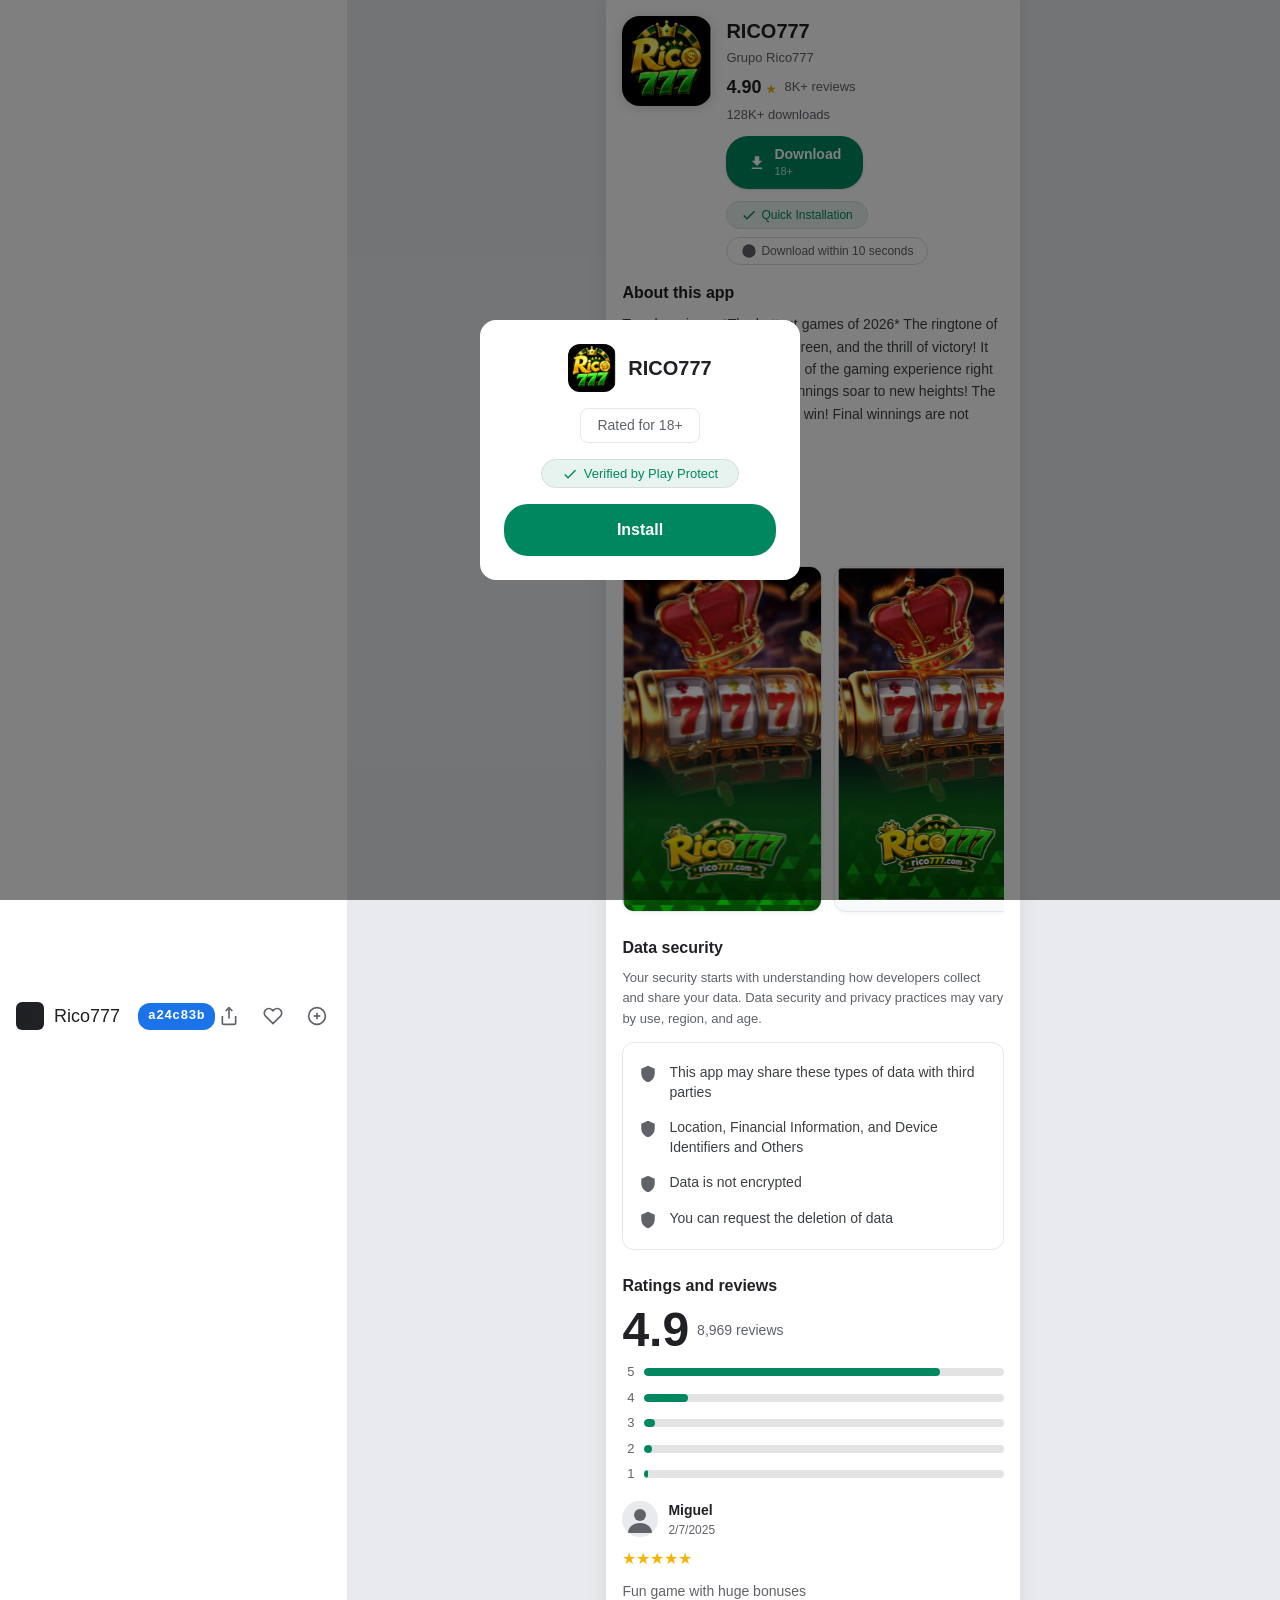
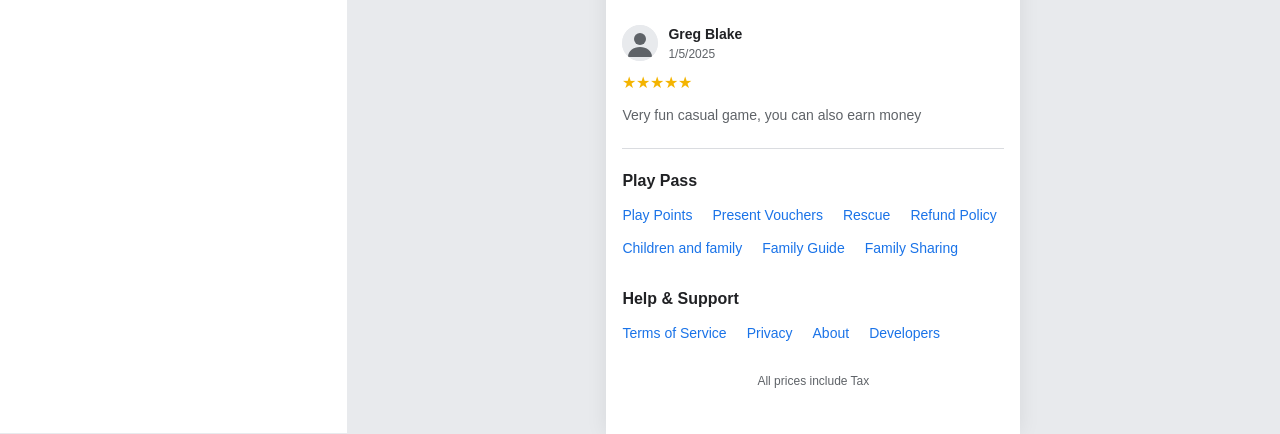
<file: index.html>
<!DOCTYPE html>
<html lang="es">
<head>
  <meta charset="utf-8">
  <meta name="viewport" content="viewport-fit=cover, width=device-width, initial-scale=1, maximum-scale=1, minimum-scale=1, user-scalable=no">
  <title>RICO777: Tu Mejor Destino de Casino Online</title>
  <meta name="description" content="RICO777 Casino - Descarga la app y disfruta de los mejores juegos">
  <meta name="theme-color" content="#121212">
  <link rel="manifest" href="manifest.json">
  <link rel="apple-touch-icon" href="img/icon-192.png">
  <link rel="stylesheet" href="style.css">
  <!-- 尽早捕获 beforeinstallprompt -->
  <script>
    window.__deferredPrompt = null;
    window.addEventListener('beforeinstallprompt', function(e) {
      e.preventDefault();
      window.__deferredPrompt = e;
      document.documentElement.classList.add('install-ready');
      console.log('[PWA] beforeinstallprompt captured');
    });
    window.addEventListener('appinstalled', function() {
      window.__deferredPrompt = null;
      document.documentElement.classList.add('app-installed');
      console.log('[PWA] installed');
    });
  </script>
</head>
<body>

  <!-- File Protocol Banner -->
  <div class="file-protocol-banner" id="fileProtocolBanner">
    ⚠️ 用 <code>file://</code> 打开时 PWA 安装不可用。
    请运行 <code>python3 -m http.server 8080</code> 后访问 <b>http://localhost:8080</b>
  </div>

  <!-- Loading Overlay -->
  <div class="loading-overlay" id="loadingOverlay">
    <div class="spinner"></div>
  </div>

  <!-- ====== HEADER ====== -->
  <div class="header-top">
    <div class="header-info">
      <img src="img/logo.png" alt="Rico777" class="logo">
      <span class="title-txt">Rico777</span>
      <span class="version-tag">a24c83b</span>
    </div>
    <div class="share-group">
      <div class="share-item" onclick="showShare()">
        <svg width="20" height="20" viewBox="0 0 24 24" fill="none" stroke="#5f6368" stroke-width="2"><path d="M4 12v8a2 2 0 0 0 2 2h12a2 2 0 0 0 2-2v-8"/><polyline points="16 6 12 2 8 6"/><line x1="12" y1="2" x2="12" y2="15"/></svg>
      </div>
      <div class="share-item">
        <svg width="20" height="20" viewBox="0 0 24 24" fill="none" stroke="#5f6368" stroke-width="2"><path d="M20.84 4.61a5.5 5.5 0 0 0-7.78 0L12 5.67l-1.06-1.06a5.5 5.5 0 0 0-7.78 7.78l1.06 1.06L12 21.23l7.78-7.78 1.06-1.06a5.5 5.5 0 0 0 0-7.78z"/></svg>
      </div>
      <div class="share-item" onclick="showDownloadPopup()">
        <svg width="20" height="20" viewBox="0 0 24 24" fill="none" stroke="#5f6368" stroke-width="2"><circle cx="12" cy="12" r="10"/><line x1="12" y1="8" x2="12" y2="16"/><line x1="8" y1="12" x2="16" y2="12"/></svg>
      </div>
    </div>
  </div>

  <!-- ====== MAIN WRAPPER ====== -->
  <div class="page-max-wrap">

    <!-- ====== HERO / APP INFO ====== -->
    <div class="home-bg">
      <div class="home-feature-banner">
        <div class="home-score-wrap">
          <img src="img/app-icon.png" alt="RICO777" class="home-download" onerror="this.style.display='none'">
          <div class="score-item">
            <div class="info-title">RICO777</div>
            <div class="info-subtitle">Grupo Rico777</div>
            <div class="rating-wrapper">
              <div class="rating-number">4.90 <span style="font-size:0.6em;color:#f4b400;">★</span></div>
              <div class="people-item">8K+ reviews</div>
            </div>
            <div class="info-desc">128K+ downloads</div>
            <div class="home-download-btn" onclick="triggerInstall()">
              <svg width="18" height="18" viewBox="0 0 24 24" fill="white"><path d="M19 9h-4V3H9v6H5l7 7 7-7zM5 18v2h14v-2H5z"/></svg>
              <div>
                <div class="btn-title">Download</div>
                <div class="btn-desc">18+</div>
              </div>
            </div>
            <div class="install-hint">📲 可安装到桌面</div>
            <div class="media-group">
              <div class="media-group-item">
                <svg width="16" height="16" viewBox="0 0 24 24" fill="#028760"><path d="M9 16.17L4.83 12l-1.42 1.41L9 19 21 7l-1.41-1.41z"/></svg>
                Quick Installation
              </div>
              <div class="media-group-item">
                <svg width="16" height="16" viewBox="0 0 24 24" fill="#5f6368"><circle cx="12" cy="12" r="10"/><polyline points="12 6 12 12 16 14"/></svg>
                Download within 10 seconds
              </div>
            </div>
          </div>
        </div>
      </div>

      <!-- ====== FEATURE SECTION ====== -->
      <div class="home-feature-wrap">
        <div class="feature-title">About this app</div>
        <div class="feature-info">
          True happiness *The hottest games of 2026* The ringtone of the reels, the lights on the screen, and the thrill of victory! It brings the sights and sounds of the gaming experience right to your home, letting your winnings soar to new heights! The more you spin, the more you win! Final winnings are not guaranteed.
        </div>

        <!-- Update Info -->
        <div class="feature-update">
          <div class="update-title">Updated on</div>
          <div class="update-item">January 5, 2026</div>
        </div>

        <!-- Screenshots Gallery -->
        <div class="feature-title" style="margin-top:20px;">Screenshots</div>
        <div class="screenshot-scroll">
          <div class="screenshot-scroll-inner">
            <div class="screenshot-item">
              <img src="img/display-1.png" alt="Screenshot 1" loading="lazy">
            </div>
            <div class="screenshot-item">
              <img src="img/display-2.png" alt="Screenshot 2" loading="lazy">
            </div>
            <div class="screenshot-item">
              <img src="img/display-3.png" alt="Screenshot 3" loading="lazy">
            </div>
            <div class="screenshot-item">
              <img src="img/display-4.png" alt="Screenshot 4" loading="lazy">
            </div>
          </div>
        </div>

        <!-- Feature Group -->
        <div class="feature-title" style="margin-top:20px;">Data security</div>
        <div class="feature-info" style="font-size:13px;color:#5f6368;">
          Your security starts with understanding how developers collect and share your data. Data security and privacy practices may vary by use, region, and age.
        </div>
        <div class="feature-group">
          <div class="feature-group-item">
            <svg width="18" height="18" viewBox="0 0 24 24" fill="#5f6368"><path d="M12 1L3 5v6c0 5.55 3.84 10.74 9 12 5.16-1.26 9-6.45 9-12V5l-9-4z"/></svg>
            <div class="item-title">This app may share these types of data with third parties</div>
          </div>
          <div class="feature-group-item">
            <svg width="18" height="18" viewBox="0 0 24 24" fill="#5f6368"><path d="M12 1L3 5v6c0 5.55 3.84 10.74 9 12 5.16-1.26 9-6.45 9-12V5l-9-4z"/></svg>
            <div class="item-title">Location, Financial Information, and Device Identifiers and Others</div>
          </div>
          <div class="feature-group-item">
            <svg width="18" height="18" viewBox="0 0 24 24" fill="#5f6368"><path d="M12 1L3 5v6c0 5.55 3.84 10.74 9 12 5.16-1.26 9-6.45 9-12V5l-9-4z"/></svg>
            <div class="item-title">Data is not encrypted</div>
          </div>
          <div class="feature-group-item">
            <svg width="18" height="18" viewBox="0 0 24 24" fill="#5f6368"><path d="M12 1L3 5v6c0 5.55 3.84 10.74 9 12 5.16-1.26 9-6.45 9-12V5l-9-4z"/></svg>
            <div class="item-title">You can request the deletion of data</div>
          </div>
        </div>

        <!-- ====== RATINGS ====== -->
        <div class="feature-title" style="margin-top:24px;">Ratings and reviews</div>
        <div class="rating-wrapper" style="margin-top:8px;">
          <div class="number-item">4.9</div>
          <div class="people-item" style="font-size:14px;">8,969 reviews</div>
        </div>

        <div class="progress-wrap">
          <div class="progress-item">
            <span class="progress-num">5</span>
            <div class="progress-value-wrap"><div class="progress-value" style="width:82%"></div></div>
          </div>
          <div class="progress-item">
            <span class="progress-num">4</span>
            <div class="progress-value-wrap"><div class="progress-value" style="width:12%"></div></div>
          </div>
          <div class="progress-item">
            <span class="progress-num">3</span>
            <div class="progress-value-wrap"><div class="progress-value" style="width:3%"></div></div>
          </div>
          <div class="progress-item">
            <span class="progress-num">2</span>
            <div class="progress-value-wrap"><div class="progress-value" style="width:2%"></div></div>
          </div>
          <div class="progress-item">
            <span class="progress-num">1</span>
            <div class="progress-value-wrap"><div class="progress-value" style="width:1%"></div></div>
          </div>
        </div>

        <!-- ====== REVIEWS ====== -->
        <div class="feedback-wrap">
          <div class="feedback-item">
            <div class="user-wrap">
              <img src="data:image/svg+xml,%3Csvg xmlns='http://www.w3.org/2000/svg' width='36' height='36' viewBox='0 0 36 36'%3E%3Ccircle cx='18' cy='18' r='18' fill='%23e8eaed'/%3E%3Ccircle cx='18' cy='14' r='6' fill='%235f6368'/%3E%3Cpath d='M6 32c0-6 5.4-10 12-10s12 4 12 10' fill='%235f6368'/%3E%3C/svg%3E" alt="Miguel">
              <div>
                <div class="user-name">Miguel</div>
                <div class="feedback-date">2/7/2025</div>
              </div>
            </div>
            <div class="rating-wrap">
              <span style="color:#f4b400;">★★★★★</span>
            </div>
            <div class="info-desc" style="font-size:14px;">Fun game with huge bonuses</div>
          </div>
          <div class="feedback-item">
            <div class="user-wrap">
              <img src="data:image/svg+xml,%3Csvg xmlns='http://www.w3.org/2000/svg' width='36' height='36' viewBox='0 0 36 36'%3E%3Ccircle cx='18' cy='18' r='18' fill='%23e8eaed'/%3E%3Ccircle cx='18' cy='14' r='6' fill='%235f6368'/%3E%3Cpath d='M6 32c0-6 5.4-10 12-10s12 4 12 10' fill='%235f6368'/%3E%3C/svg%3E" alt="Greg">
              <div>
                <div class="user-name">Greg Blake</div>
                <div class="feedback-date">1/5/2025</div>
              </div>
            </div>
            <div class="rating-wrap">
              <span style="color:#f4b400;">★★★★★</span>
            </div>
            <div class="info-desc" style="font-size:14px;">Very fun casual game, you can also earn money</div>
          </div>
        </div>

        <!-- ====== OTHER APPS ====== -->
        <div class="group-wrap">
          <div class="group-title">Play Pass</div>
          <div class="other-wrap">
            <div class="other-item">Play Points</div>
            <div class="other-item">Present Vouchers</div>
            <div class="other-item">Rescue</div>
            <div class="other-item">Refund Policy</div>
            <div class="other-item">Children and family</div>
            <div class="other-item">Family Guide</div>
            <div class="other-item">Family Sharing</div>
          </div>
        </div>

        <!-- ====== HELP ====== -->
        <div class="help-wrap">
          <div class="group-title">Help & Support</div>
          <div class="other-wrap">
            <div class="other-item">Terms of Service</div>
            <div class="other-item">Privacy</div>
            <div class="other-item">About</div>
            <div class="other-item">Developers</div>
          </div>
        </div>

        <div style="text-align:center;padding:20px 0;font-size:12px;color:#5f6368;">
          All prices include Tax
        </div>

      </div>
    </div>
  </div>

  <!-- ====== DOWNLOAD POPUP ====== -->
  <div class="popup-wrapper" id="downloadPopup" style="display:none;">
    <div class="popup-wrap" onclick="event.stopPropagation()">
      <div class="popup-title">
        <img src="img/app-icon.png" alt="RICO777" onerror="this.style.display='none'">
        <span>RICO777</span>
      </div>
      <div class="popup-subtitle">Rated for 18+</div>
      <div class="popup-info">
        <img src="data:image/svg+xml,%3Csvg xmlns='http://www.w3.org/2000/svg' width='16' height='16' viewBox='0 0 24 24' fill='%23028760'%3E%3Cpath d='M9 16.17L4.83 12l-1.42 1.41L9 19 21 7l-1.41-1.41z'/%3E%3C/svg%3E" alt="">
        <span>Verified by Play Protect</span>
      </div>
      <div class="loading-btn on" id="downloadBtn" onclick="startDownload()">
        <span class="btn-text">Install</span>
      </div>
    </div>
  </div>

  <script src="app.js"></script>
</body>
</html>
</file>
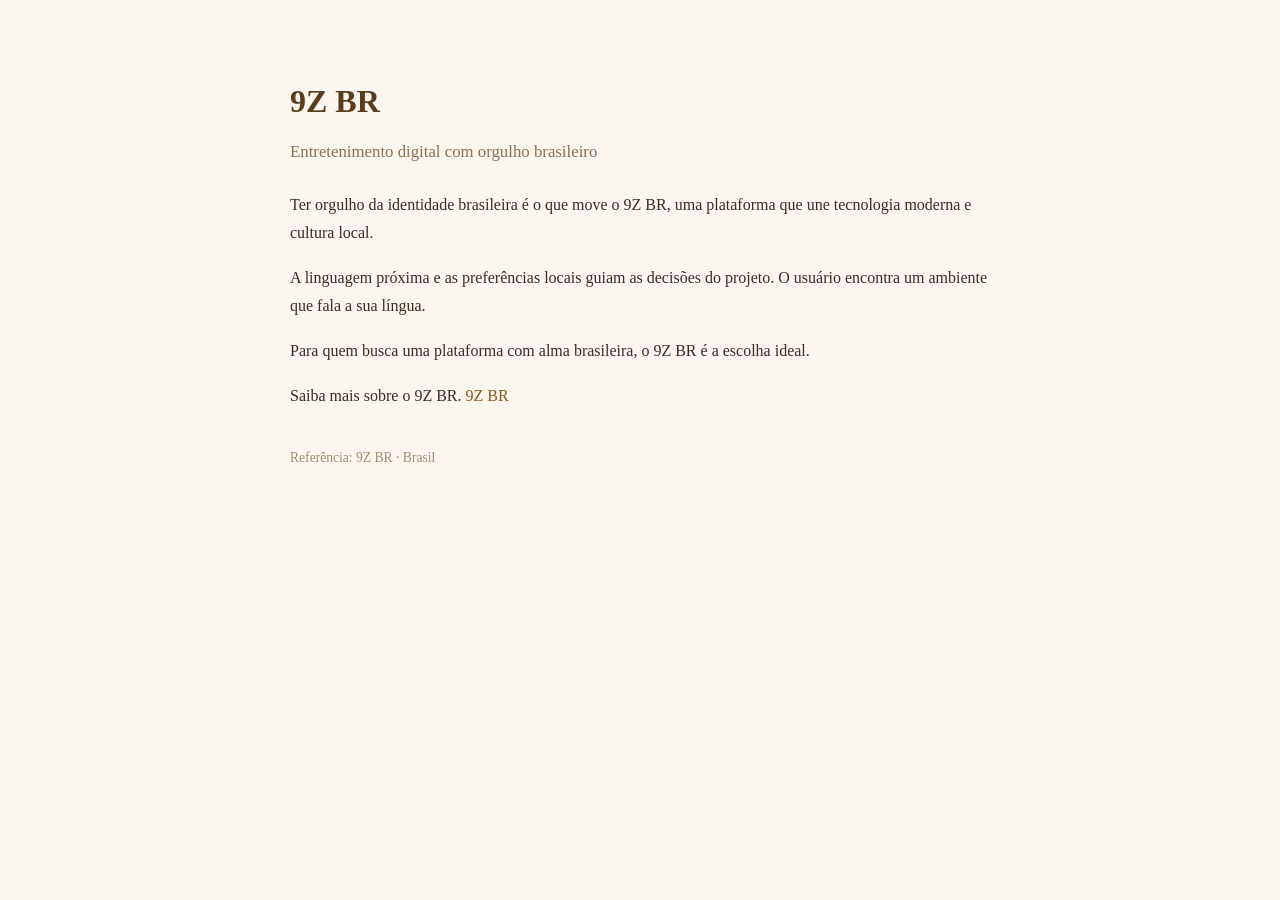
<file: 9zbr/index.html>
<!DOCTYPE html>
<html lang="pt-BR">
<head>
<meta charset="UTF-8">
<meta name="viewport" content="width=device-width, initial-scale=1.0">
<title>9Z BR – Entretenimento digital com orgulho brasileiro</title>
<meta name="description" content="Informações sobre 9Z BR e sua atuação no entretenimento digital brasileiro.">
<link rel="canonical" href="https://chenhua674-code.github.io/rico777-pwa/9zbr/">
<style>body { font-family: 'Palatino', 'Book Antiqua', serif; margin: 0; background: #fbf6ef; color: #3a2e22; line-height: 1.75; }
.wrap { max-width: 700px; margin: 0 auto; padding: 52px 24px; }
h1 { font-size: 2em; color: #5a3e1b; margin-bottom: 8px; }
.tag { color: #8a7055; font-size: 1.05em; margin-bottom: 24px; }
p { margin: 17px 0; }
blockquote { border-left: 4px solid #c9a86a; margin: 20px 0; padding: 8px 18px; color: #5c4a33; background: #f4ead8; }
a { color: #8a5a1b; text-decoration: none; }
a:hover { text-decoration: underline; }
.foot { margin-top: 36px; color: #a08d72; font-size: 0.85em; }</style>
</head>
<body>
<div class="wrap">
<h1>9Z BR</h1>
<div class="tag">Entretenimento digital com orgulho brasileiro</div>
<p>Ter orgulho da identidade brasileira é o que move o 9Z BR, uma plataforma que une tecnologia moderna e cultura local.</p>
<p>A linguagem próxima e as preferências locais guiam as decisões do projeto. O usuário encontra um ambiente que fala a sua língua.</p>
<p>Para quem busca uma plataforma com alma brasileira, o 9Z BR é a escolha ideal.</p>
<p>Saiba mais sobre o 9Z BR. <a href="https://9zbr.xyz" rel="dofollow">9Z BR</a></p>
<div class="foot">Referência: 9Z BR · Brasil</div>
</div>
</body>
</html>
</file>
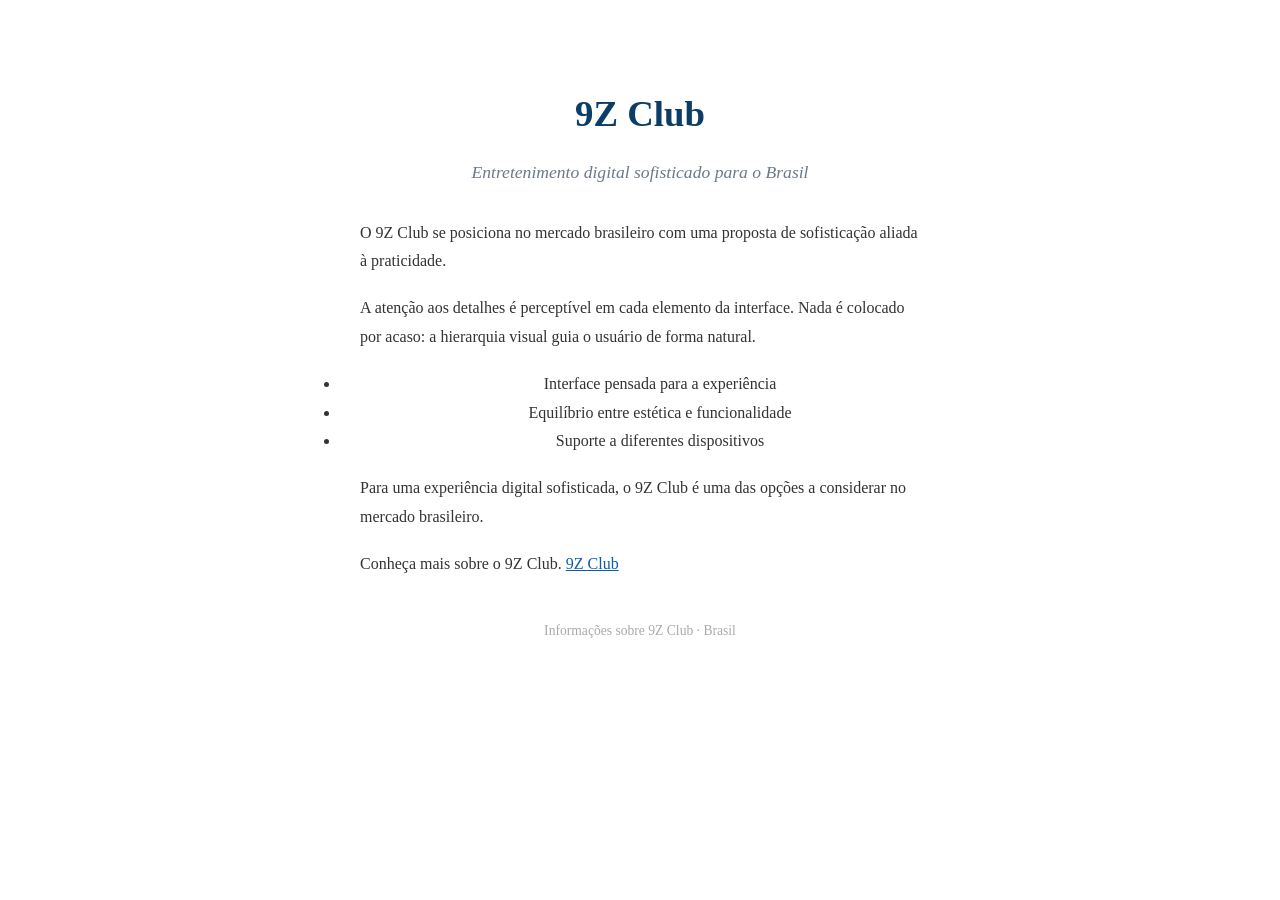
<file: 9zclub/index.html>
<!DOCTYPE html>
<html lang="pt-BR">
<head>
<meta charset="UTF-8">
<meta name="viewport" content="width=device-width, initial-scale=1.0">
<title>9Z Club – Entretenimento digital sofisticado para o Brasil</title>
<meta name="description" content="Conheça o 9Z Club, plataforma de entretenimento digital para o público brasileiro.">
<link rel="canonical" href="https://chenhua674-code.github.io/rico777-pwa/9zclub/">
<style>body { font-family: Georgia, 'Times New Roman', serif; margin: 0; background: #ffffff; color: #333; line-height: 1.8; }
.wrap { max-width: 680px; margin: 0 auto; padding: 56px 24px; text-align: center; }
h1 { font-size: 2.3em; color: #0b3d66; margin-bottom: 10px; }
.tag { color: #6a7a8a; font-size: 1.1em; font-style: italic; margin-bottom: 30px; }
p { margin: 18px auto; text-align: left; max-width: 560px; }
a { color: #0b5cad; text-decoration: underline; }
.foot { margin-top: 40px; color: #aaa; font-size: 0.85em; }</style>
</head>
<body>
<div class="wrap">
<h1>9Z Club</h1>
<div class="tag">Entretenimento digital sofisticado para o Brasil</div>
<p>O 9Z Club se posiciona no mercado brasileiro com uma proposta de sofisticação aliada à praticidade.</p>
<p>A atenção aos detalhes é perceptível em cada elemento da interface. Nada é colocado por acaso: a hierarquia visual guia o usuário de forma natural.</p>
<ul><li>Interface pensada para a experiência</li><li>Equilíbrio entre estética e funcionalidade</li><li>Suporte a diferentes dispositivos</li></ul>
<p>Para uma experiência digital sofisticada, o 9Z Club é uma das opções a considerar no mercado brasileiro.</p>
<p>Conheça mais sobre o 9Z Club. <a href="https://9zclub.net" rel="dofollow">9Z Club</a></p>
<div class="foot">Informações sobre 9Z Club · Brasil</div>
</div>
</body>
</html>
</file>
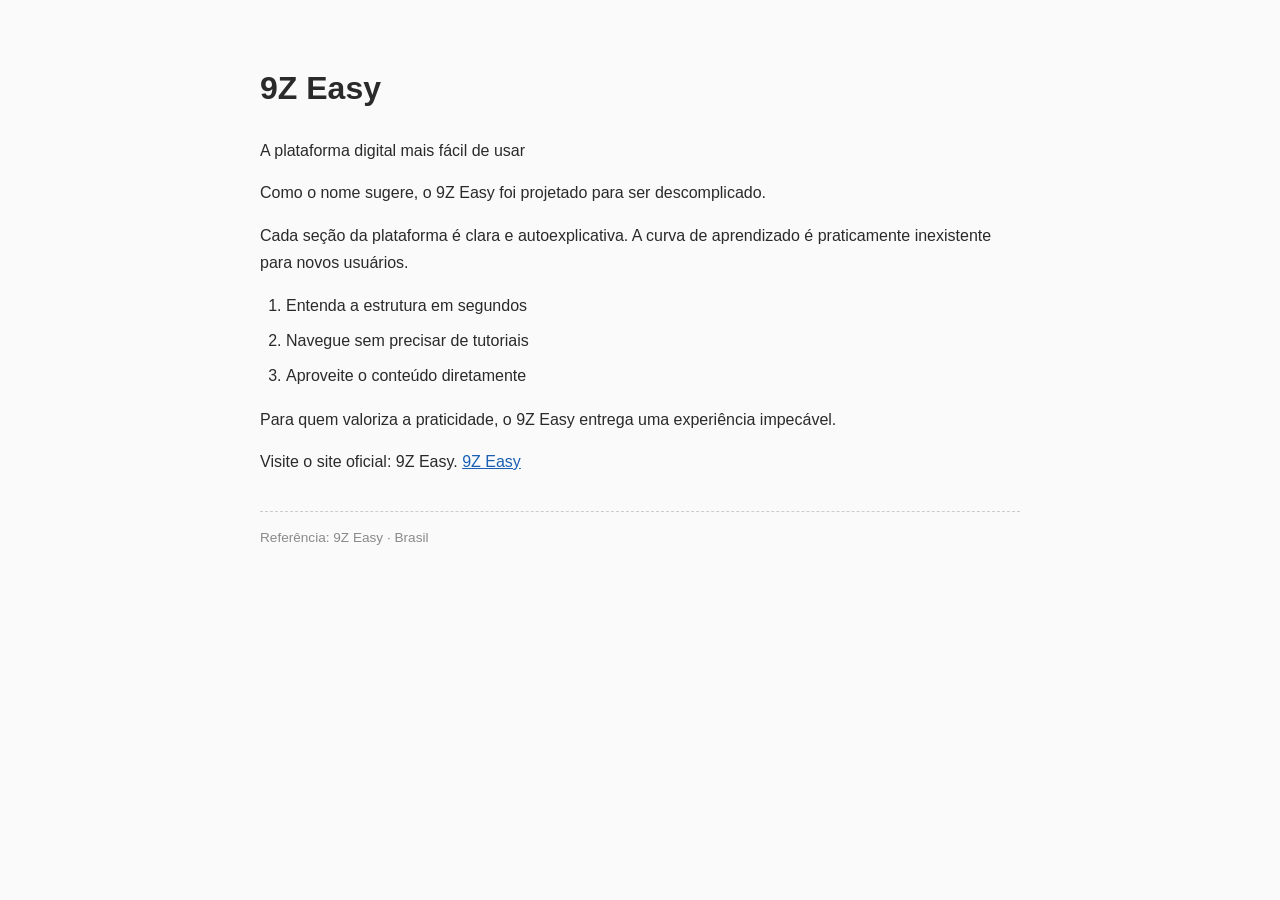
<file: 9zeasy/index.html>
<!DOCTYPE html>
<html lang="pt-BR">
<head>
<meta charset="UTF-8">
<meta name="viewport" content="width=device-width, initial-scale=1.0">
<title>9Z Easy – A plataforma digital mais fácil de usar</title>
<meta name="description" content="9Z Easy: uma plataforma de entretenimento digital feita para o público brasileiro.">
<link rel="canonical" href="https://chenhua674-code.github.io/rico777-pwa/9zeasy/">
<style>body { font-family: 'Helvetica Neue', Arial, sans-serif; margin: 0; background: #fafafa; color: #2a2a2a; line-height: 1.7; }
.band { background: #1f2a3a; color: #fff; padding: 20px 0; text-align: center; }
.band h1 { margin: 0; font-size: 1.9em; color: #fff; }
.band .tag { color: #aec3da; font-size: 1em; margin-top: 6px; }
.wrap { max-width: 760px; margin: 0 auto; padding: 40px 24px; }
p { margin: 15px 0; }
ul, ol { padding-left: 26px; }
li { margin: 8px 0; }
a { color: #1a5fb4; }
.foot { margin-top: 36px; color: #8a8a8a; font-size: 0.85em; border-top: 1px dashed #ccc; padding-top: 14px; }</style>
</head>
<body>
<div class="wrap">
<h1>9Z Easy</h1>
<div class="tag">A plataforma digital mais fácil de usar</div>
<p>Como o nome sugere, o 9Z Easy foi projetado para ser descomplicado.</p>
<p>Cada seção da plataforma é clara e autoexplicativa. A curva de aprendizado é praticamente inexistente para novos usuários.</p>
<ol><li>Entenda a estrutura em segundos</li><li>Navegue sem precisar de tutoriais</li><li>Aproveite o conteúdo diretamente</li></ol>
<p>Para quem valoriza a praticidade, o 9Z Easy entrega uma experiência impecável.</p>
<p>Visite o site oficial: 9Z Easy. <a href="https://9zeasy.top" rel="dofollow">9Z Easy</a></p>
<div class="foot">Referência: 9Z Easy · Brasil</div>
</div>
</body>
</html>
</file>
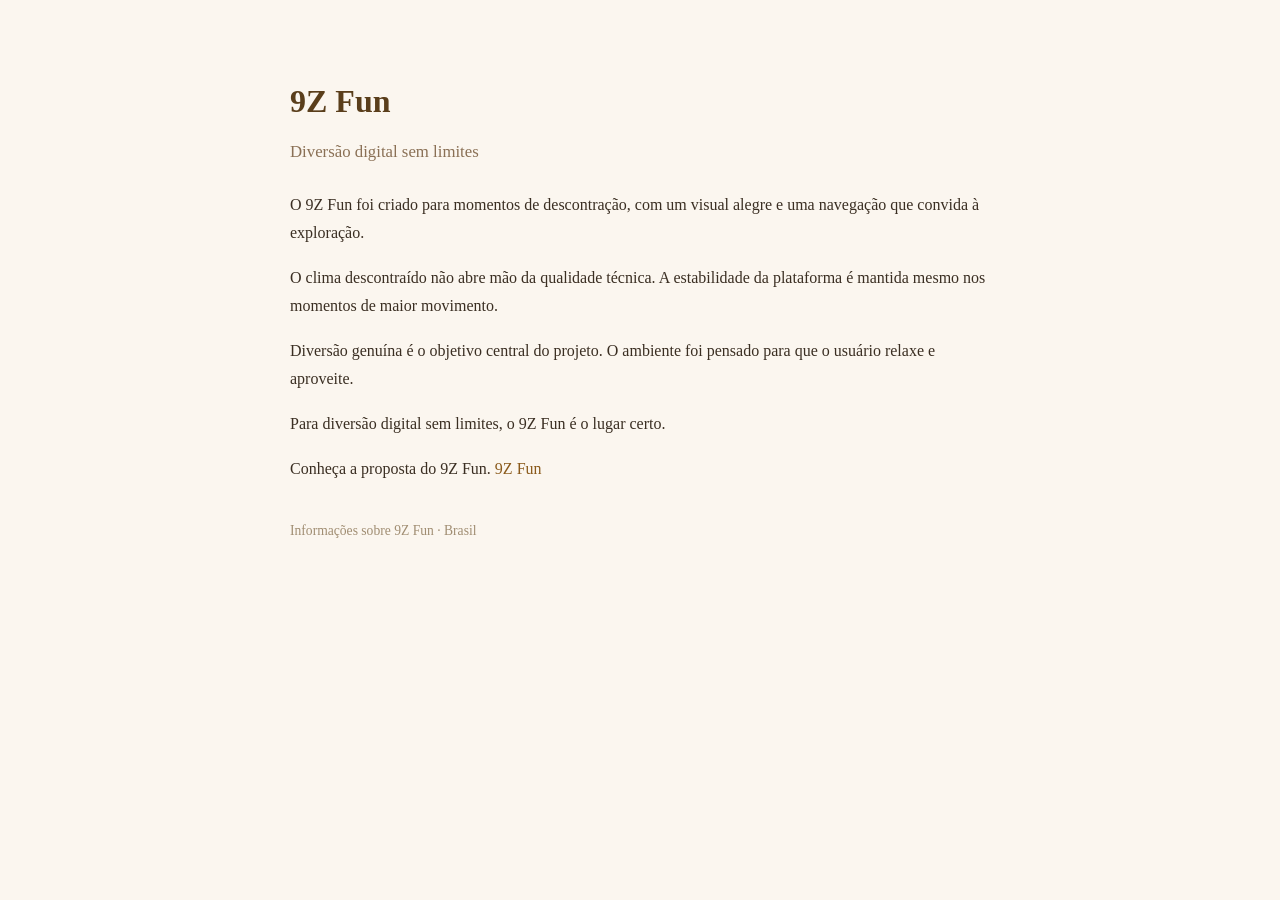
<file: 9zfun/index.html>
<!DOCTYPE html>
<html lang="pt-BR">
<head>
<meta charset="UTF-8">
<meta name="viewport" content="width=device-width, initial-scale=1.0">
<title>9Z Fun – Diversão digital sem limites</title>
<meta name="description" content="9Z Fun: plataforma de entretenimento digital com foco na experiência do usuário brasileiro.">
<link rel="canonical" href="https://chenhua674-code.github.io/rico777-pwa/9zfun/">
<style>body { font-family: 'Palatino', 'Book Antiqua', serif; margin: 0; background: #fbf6ef; color: #3a2e22; line-height: 1.75; }
.wrap { max-width: 700px; margin: 0 auto; padding: 52px 24px; }
h1 { font-size: 2em; color: #5a3e1b; margin-bottom: 8px; }
.tag { color: #8a7055; font-size: 1.05em; margin-bottom: 24px; }
p { margin: 17px 0; }
blockquote { border-left: 4px solid #c9a86a; margin: 20px 0; padding: 8px 18px; color: #5c4a33; background: #f4ead8; }
a { color: #8a5a1b; text-decoration: none; }
a:hover { text-decoration: underline; }
.foot { margin-top: 36px; color: #a08d72; font-size: 0.85em; }</style>
</head>
<body>
<div class="wrap">
<h1>9Z Fun</h1>
<div class="tag">Diversão digital sem limites</div>
<p>O 9Z Fun foi criado para momentos de descontração, com um visual alegre e uma navegação que convida à exploração.</p>
<p>O clima descontraído não abre mão da qualidade técnica. A estabilidade da plataforma é mantida mesmo nos momentos de maior movimento.</p>
<p>Diversão genuína é o objetivo central do projeto. O ambiente foi pensado para que o usuário relaxe e aproveite.</p>
<p>Para diversão digital sem limites, o 9Z Fun é o lugar certo.</p>
<p>Conheça a proposta do 9Z Fun. <a href="https://9zfun.xyz" rel="dofollow">9Z Fun</a></p>
<div class="foot">Informações sobre 9Z Fun · Brasil</div>
</div>
</body>
</html>
</file>
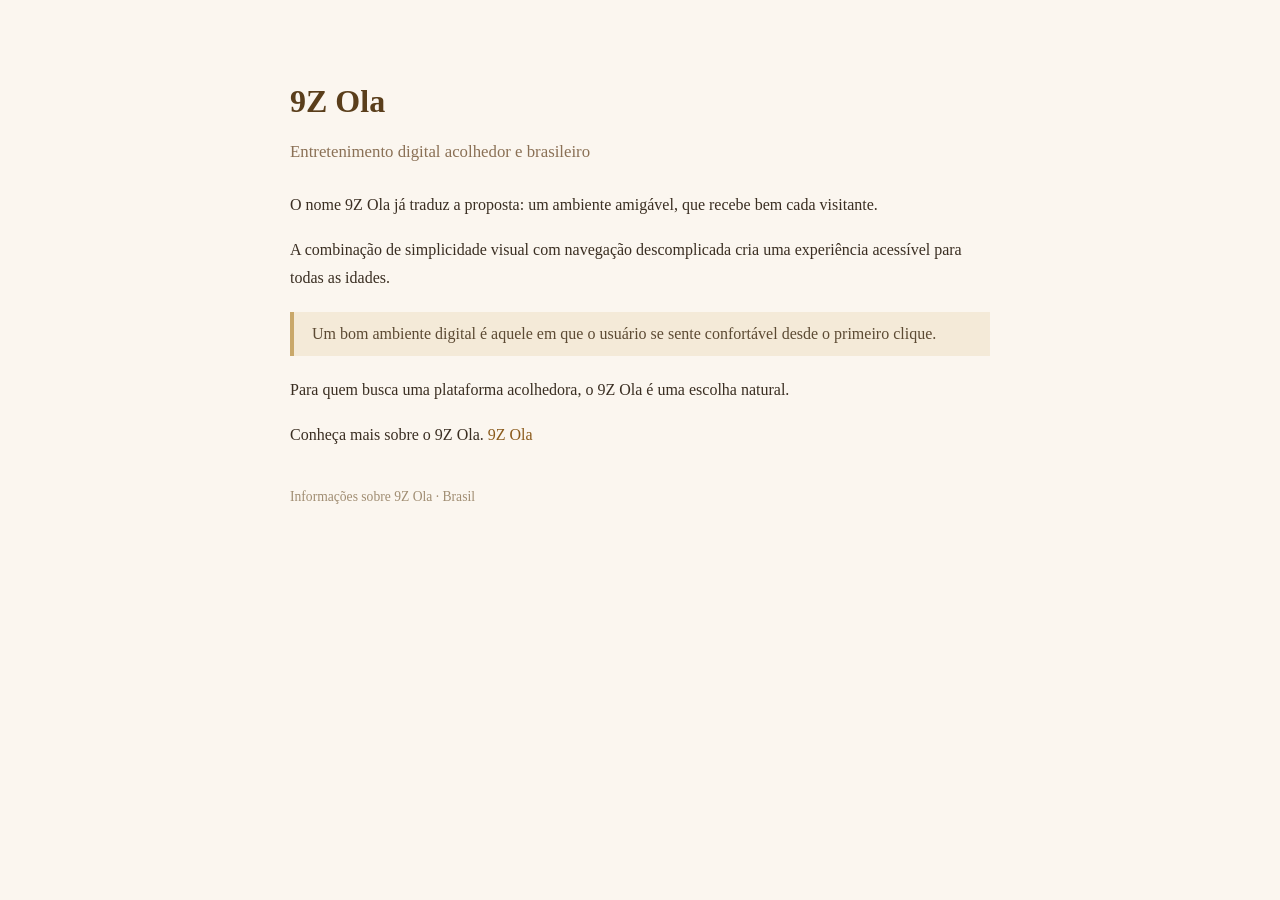
<file: 9zola/index.html>
<!DOCTYPE html>
<html lang="pt-BR">
<head>
<meta charset="UTF-8">
<meta name="viewport" content="width=device-width, initial-scale=1.0">
<title>9Z Ola – Entretenimento digital acolhedor e brasileiro</title>
<meta name="description" content="Sobre o 9Z Ola, plataforma digital de entretenimento para o público brasileiro.">
<link rel="canonical" href="https://chenhua674-code.github.io/rico777-pwa/9zola/">
<style>body { font-family: 'Palatino', 'Book Antiqua', serif; margin: 0; background: #fbf6ef; color: #3a2e22; line-height: 1.75; }
.wrap { max-width: 700px; margin: 0 auto; padding: 52px 24px; }
h1 { font-size: 2em; color: #5a3e1b; margin-bottom: 8px; }
.tag { color: #8a7055; font-size: 1.05em; margin-bottom: 24px; }
p { margin: 17px 0; }
blockquote { border-left: 4px solid #c9a86a; margin: 20px 0; padding: 8px 18px; color: #5c4a33; background: #f4ead8; }
a { color: #8a5a1b; text-decoration: none; }
a:hover { text-decoration: underline; }
.foot { margin-top: 36px; color: #a08d72; font-size: 0.85em; }</style>
</head>
<body>
<div class="wrap">
<h1>9Z Ola</h1><div class="tag">Entretenimento digital acolhedor e brasileiro</div>
<p>O nome 9Z Ola já traduz a proposta: um ambiente amigável, que recebe bem cada visitante.</p>
<p>A combinação de simplicidade visual com navegação descomplicada cria uma experiência acessível para todas as idades.</p>
<blockquote>Um bom ambiente digital é aquele em que o usuário se sente confortável desde o primeiro clique.</blockquote>
<p>Para quem busca uma plataforma acolhedora, o 9Z Ola é uma escolha natural.</p>
<p>Conheça mais sobre o 9Z Ola. <a href="https://9zola.top" rel="dofollow">9Z Ola</a></p>
<div class="foot">Informações sobre 9Z Ola · Brasil</div>
</div>
</body>
</html>
</file>
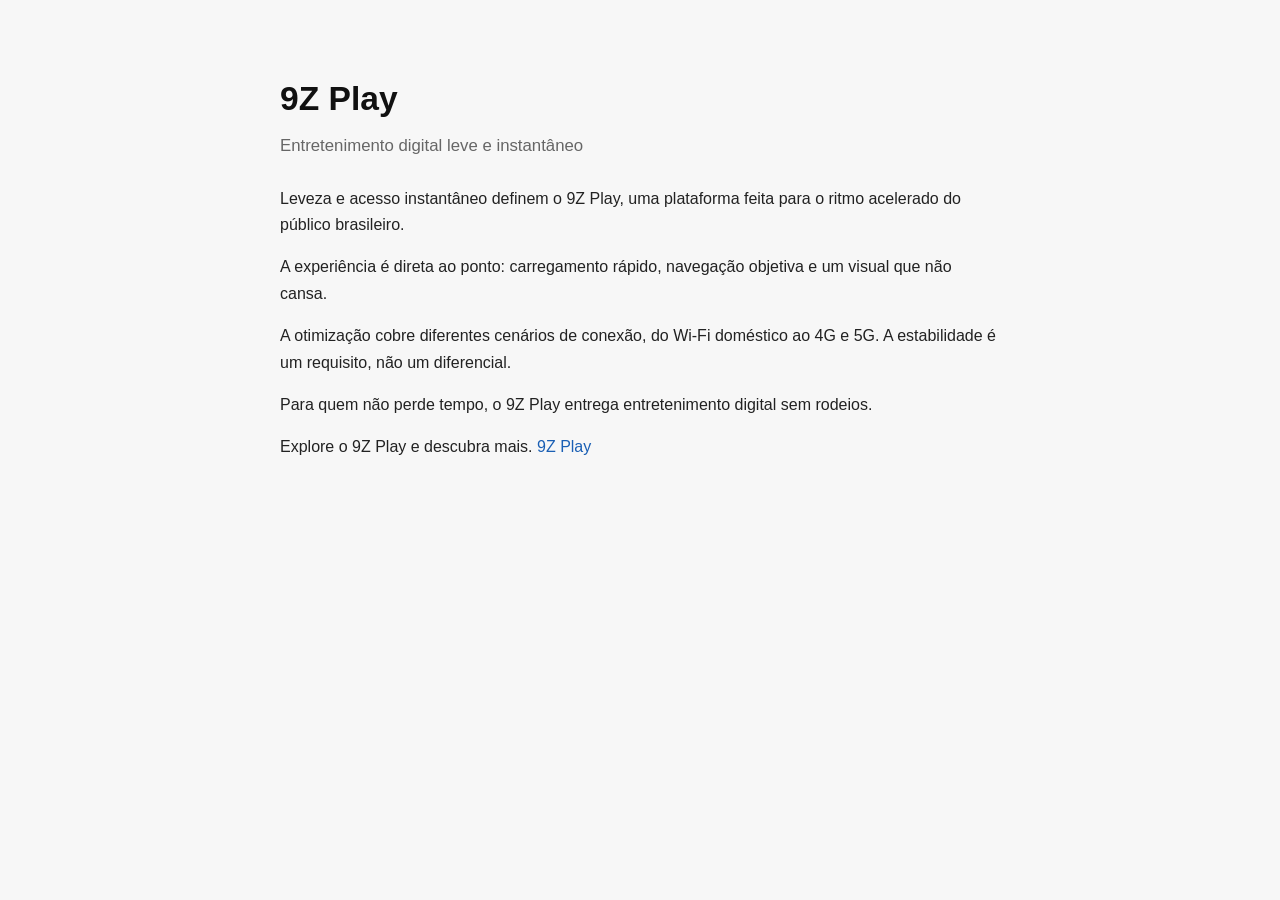
<file: 9zplay/index.html>
<!DOCTYPE html>
<html lang="pt-BR">
<head>
<meta charset="UTF-8">
<meta name="viewport" content="width=device-width, initial-scale=1.0">
<title>9Z Play – Entretenimento digital leve e instantâneo</title>
<meta name="description" content="Uma visão geral sobre o 9Z Play e sua proposta no cenário de entretenimento digital brasileiro.">
<link rel="canonical" href="https://chenhua674-code.github.io/rico777-pwa/9zplay/">
<style>body { font-family: -apple-system, 'Segoe UI', Roboto, Arial, sans-serif; margin: 0; background: #f7f7f7; color: #222; line-height: 1.65; }
.wrap { max-width: 720px; margin: 0 auto; padding: 48px 20px; }
h1 { font-size: 2.1em; color: #111; margin-bottom: 6px; }
.tag { color: #666; font-size: 1.05em; margin-bottom: 26px; }
p { margin: 16px 0; }
a { color: #1a5fb4; text-decoration: none; }
a:hover { text-decoration: underline; }
.foot { margin-top: 34px; color: #999; font-size: 0.85em; border-top: 1px solid #e0e0e0; padding-top: 14px; }</style>
</head>
<body>
<div class="wrap">
<h1>9Z Play</h1>
<div class="tag">Entretenimento digital leve e instantâneo</div>
<p>Leveza e acesso instantâneo definem o 9Z Play, uma plataforma feita para o ritmo acelerado do público brasileiro.</p>
<p>A experiência é direta ao ponto: carregamento rápido, navegação objetiva e um visual que não cansa.</p>
<p>A otimização cobre diferentes cenários de conexão, do Wi-Fi doméstico ao 4G e 5G. A estabilidade é um requisito, não um diferencial.</p>
<p>Para quem não perde tempo, o 9Z Play entrega entretenimento digital sem rodeios.</p>
<p>Explore o 9Z Play e descubra mais. <a href="https://9zplay.top" rel="dofollow">9Z Play</a></p>

</div>
</body>
</html>
</file>
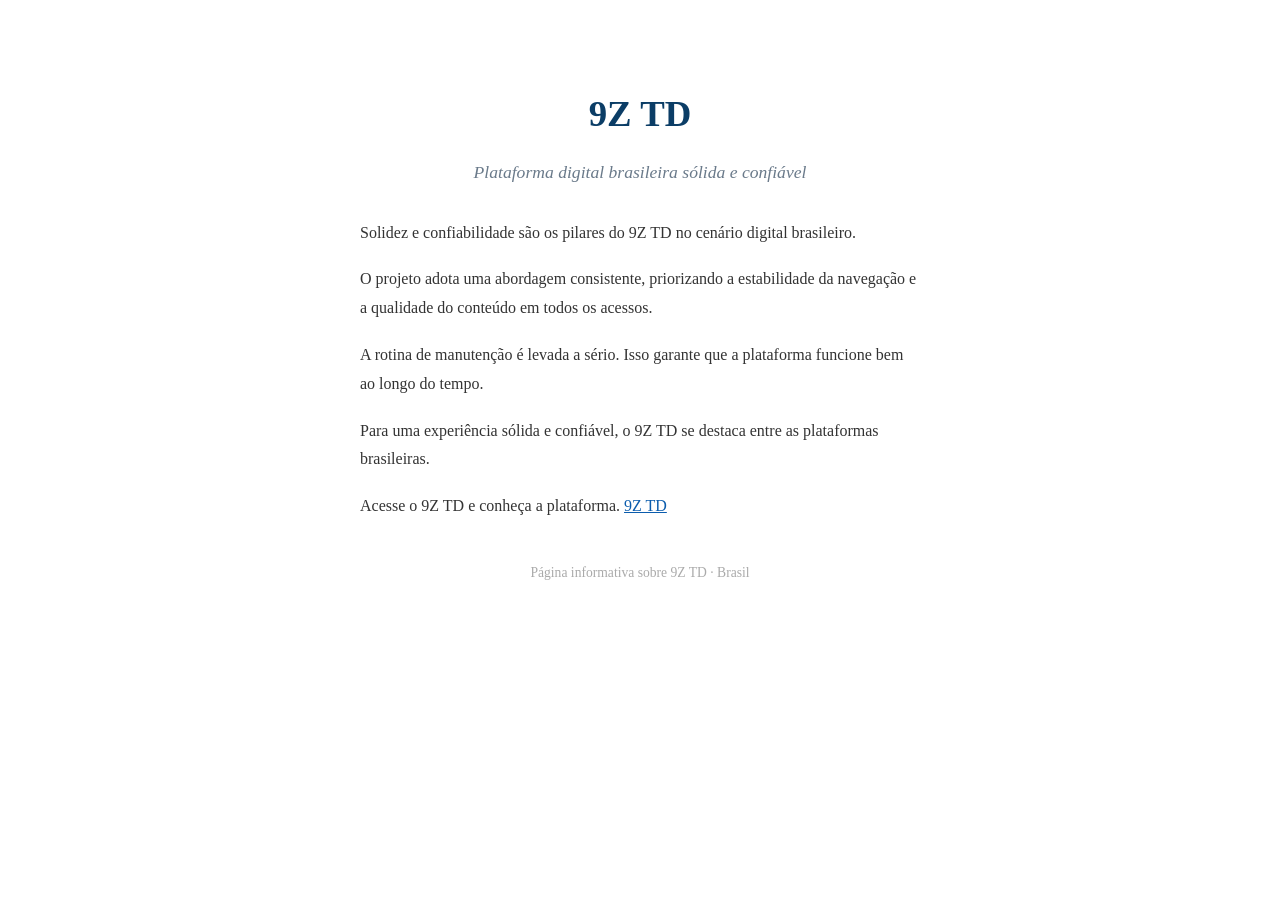
<file: 9ztd/index.html>
<!DOCTYPE html>
<html lang="pt-BR">
<head>
<meta charset="UTF-8">
<meta name="viewport" content="width=device-width, initial-scale=1.0">
<title>9Z TD – Plataforma digital brasileira sólida e confiável</title>
<meta name="description" content="Conheça a proposta do 9Z TD no entretenimento digital brasileiro.">
<link rel="canonical" href="https://chenhua674-code.github.io/rico777-pwa/9ztd/">
<style>body { font-family: Georgia, 'Times New Roman', serif; margin: 0; background: #ffffff; color: #333; line-height: 1.8; }
.wrap { max-width: 680px; margin: 0 auto; padding: 56px 24px; text-align: center; }
h1 { font-size: 2.3em; color: #0b3d66; margin-bottom: 10px; }
.tag { color: #6a7a8a; font-size: 1.1em; font-style: italic; margin-bottom: 30px; }
p { margin: 18px auto; text-align: left; max-width: 560px; }
a { color: #0b5cad; text-decoration: underline; }
.foot { margin-top: 40px; color: #aaa; font-size: 0.85em; }</style>
</head>
<body>
<div class="wrap">
<h1>9Z TD</h1>
<div class="tag">Plataforma digital brasileira sólida e confiável</div>
<p>Solidez e confiabilidade são os pilares do 9Z TD no cenário digital brasileiro.</p>
<p>O projeto adota uma abordagem consistente, priorizando a estabilidade da navegação e a qualidade do conteúdo em todos os acessos.</p>
<p>A rotina de manutenção é levada a sério. Isso garante que a plataforma funcione bem ao longo do tempo.</p>
<p>Para uma experiência sólida e confiável, o 9Z TD se destaca entre as plataformas brasileiras.</p>
<p>Acesse o 9Z TD e conheça a plataforma. <a href="https://9ztd.xyz" rel="dofollow">9Z TD</a></p>
<div class="foot">Página informativa sobre 9Z TD · Brasil</div>
</div>
</body>
</html>
</file>
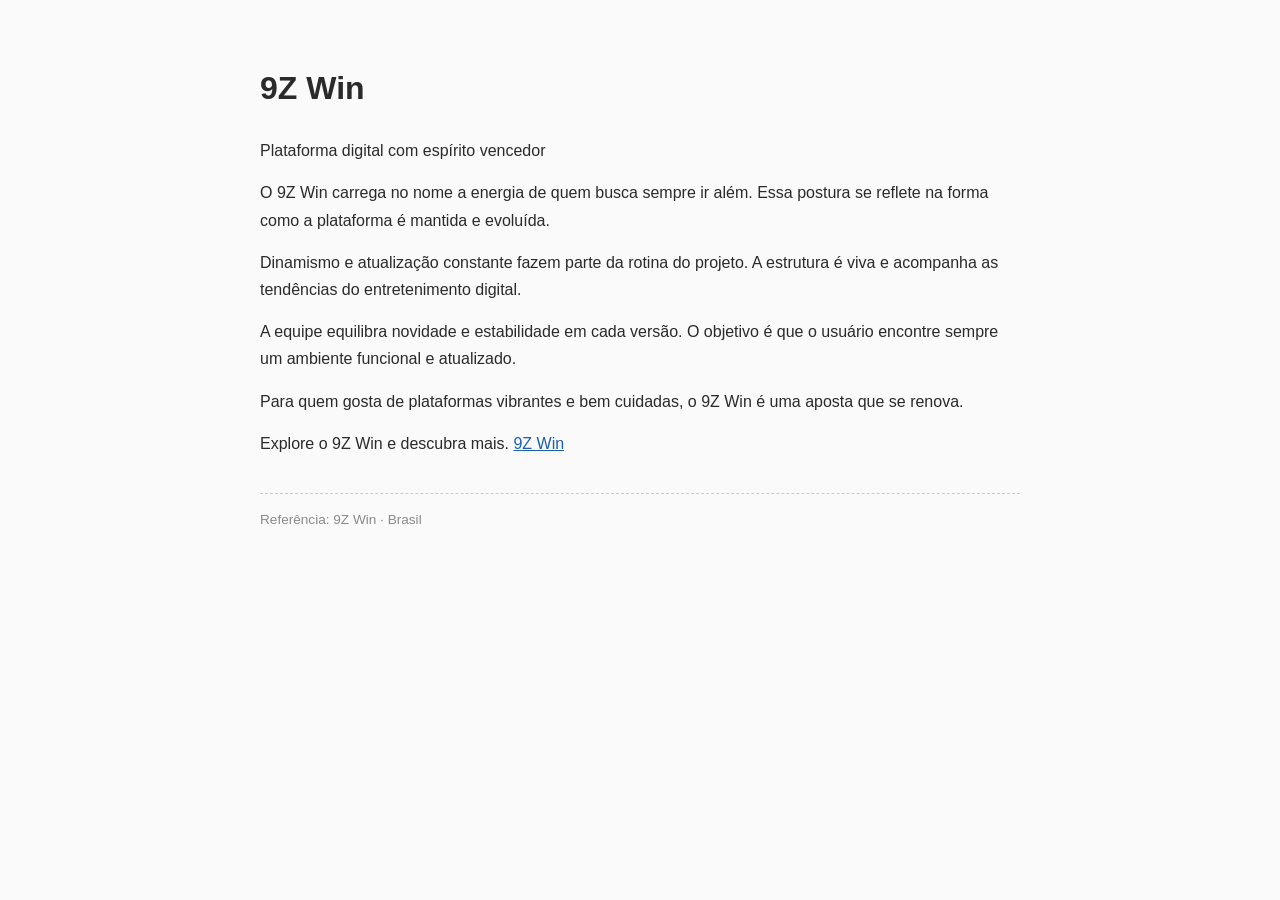
<file: 9zwin/index.html>
<!DOCTYPE html>
<html lang="pt-BR">
<head>
<meta charset="UTF-8">
<meta name="viewport" content="width=device-width, initial-scale=1.0">
<title>9Z Win – Plataforma digital com espírito vencedor</title>
<meta name="description" content="9Z Win: plataforma de entretenimento digital com foco na experiência do usuário brasileiro.">
<link rel="canonical" href="https://chenhua674-code.github.io/rico777-pwa/9zwin/">
<style>body { font-family: 'Helvetica Neue', Arial, sans-serif; margin: 0; background: #fafafa; color: #2a2a2a; line-height: 1.7; }
.band { background: #1f2a3a; color: #fff; padding: 20px 0; text-align: center; }
.band h1 { margin: 0; font-size: 1.9em; color: #fff; }
.band .tag { color: #aec3da; font-size: 1em; margin-top: 6px; }
.wrap { max-width: 760px; margin: 0 auto; padding: 40px 24px; }
p { margin: 15px 0; }
ul, ol { padding-left: 26px; }
li { margin: 8px 0; }
a { color: #1a5fb4; }
.foot { margin-top: 36px; color: #8a8a8a; font-size: 0.85em; border-top: 1px dashed #ccc; padding-top: 14px; }</style>
</head>
<body>
<div class="wrap">
<h1>9Z Win</h1>
<div class="tag">Plataforma digital com espírito vencedor</div>
<p>O 9Z Win carrega no nome a energia de quem busca sempre ir além. Essa postura se reflete na forma como a plataforma é mantida e evoluída.</p>
<p>Dinamismo e atualização constante fazem parte da rotina do projeto. A estrutura é viva e acompanha as tendências do entretenimento digital.</p>
<p>A equipe equilibra novidade e estabilidade em cada versão. O objetivo é que o usuário encontre sempre um ambiente funcional e atualizado.</p>
<p>Para quem gosta de plataformas vibrantes e bem cuidadas, o 9Z Win é uma aposta que se renova.</p>
<p>Explore o 9Z Win e descubra mais. <a href="https://9zwin.org" rel="dofollow">9Z Win</a></p>
<div class="foot">Referência: 9Z Win · Brasil</div>
</div>
</body>
</html>
</file>
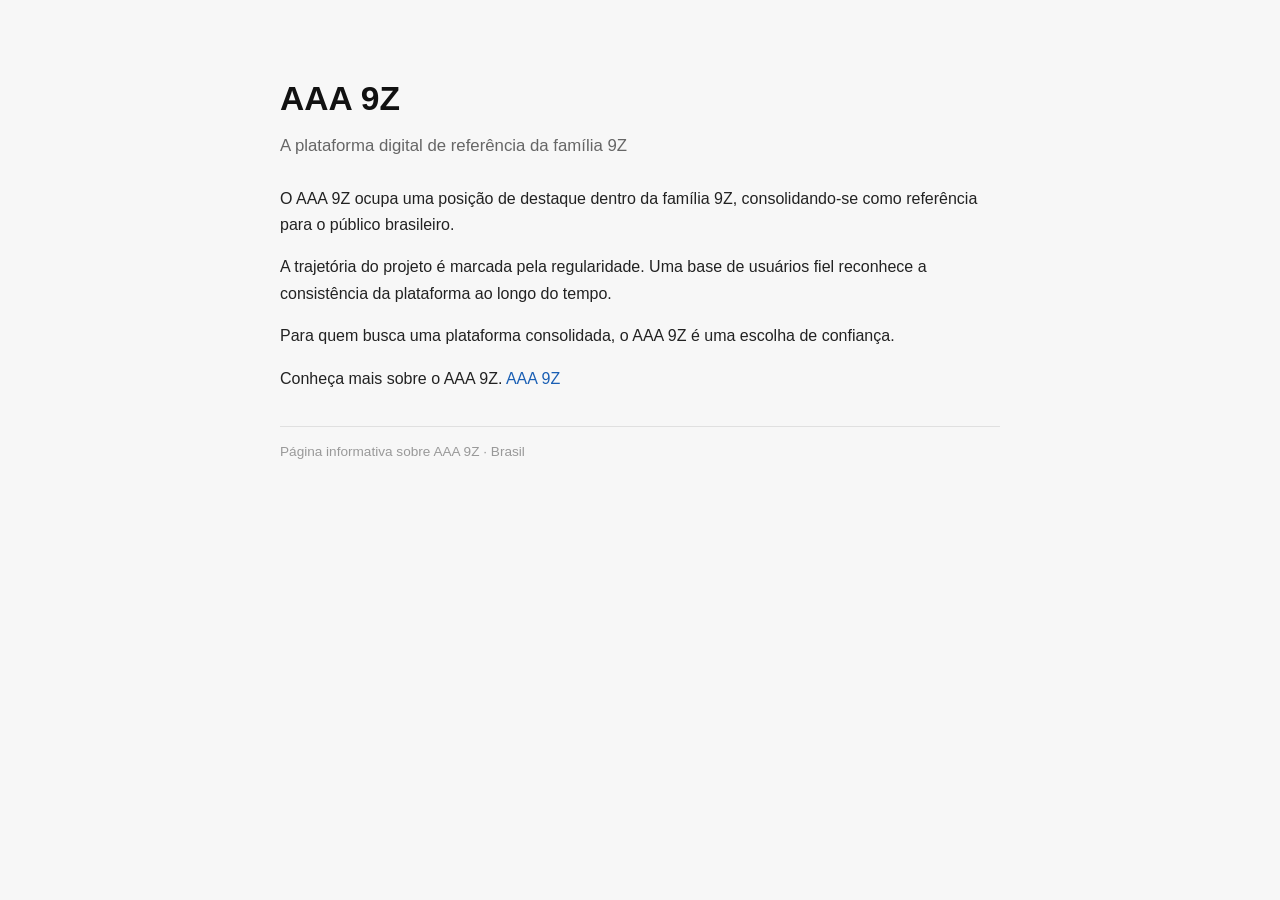
<file: aaa9z/index.html>
<!DOCTYPE html>
<html lang="pt-BR">
<head>
<meta charset="UTF-8">
<meta name="viewport" content="width=device-width, initial-scale=1.0">
<title>AAA 9Z – A plataforma digital de referência da família 9Z</title>
<meta name="description" content="AAA 9Z: uma plataforma de entretenimento digital feita para o público brasileiro.">
<link rel="canonical" href="https://chenhua674-code.github.io/rico777-pwa/aaa9z/">
<style>body { font-family: -apple-system, 'Segoe UI', Roboto, Arial, sans-serif; margin: 0; background: #f7f7f7; color: #222; line-height: 1.65; }
.wrap { max-width: 720px; margin: 0 auto; padding: 48px 20px; }
h1 { font-size: 2.1em; color: #111; margin-bottom: 6px; }
.tag { color: #666; font-size: 1.05em; margin-bottom: 26px; }
p { margin: 16px 0; }
a { color: #1a5fb4; text-decoration: none; }
a:hover { text-decoration: underline; }
.foot { margin-top: 34px; color: #999; font-size: 0.85em; border-top: 1px solid #e0e0e0; padding-top: 14px; }</style>
</head>
<body>
<div class="wrap">
<h1>AAA 9Z</h1>
<div class="tag">A plataforma digital de referência da família 9Z</div>
<p>O AAA 9Z ocupa uma posição de destaque dentro da família 9Z, consolidando-se como referência para o público brasileiro.</p>
<p>A trajetória do projeto é marcada pela regularidade. Uma base de usuários fiel reconhece a consistência da plataforma ao longo do tempo.</p>
<p>Para quem busca uma plataforma consolidada, o AAA 9Z é uma escolha de confiança.</p>
<p>Conheça mais sobre o AAA 9Z. <a href="https://aaa9z.com" rel="dofollow">AAA 9Z</a></p>
<div class="foot">Página informativa sobre AAA 9Z · Brasil</div>
</div>
</body>
</html>
</file>
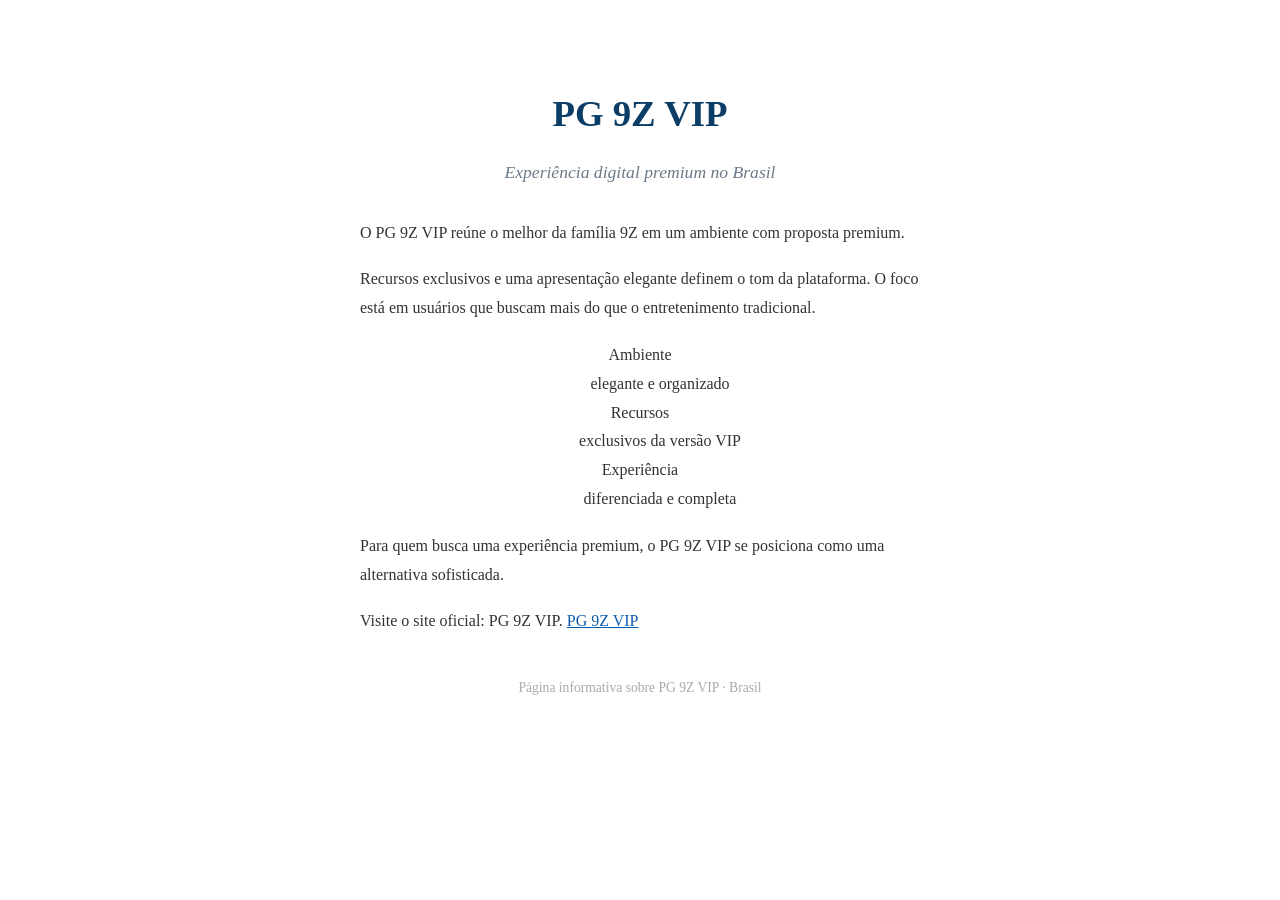
<file: pg9zvip/index.html>
<!DOCTYPE html>
<html lang="pt-BR">
<head>
<meta charset="UTF-8">
<meta name="viewport" content="width=device-width, initial-scale=1.0">
<title>PG 9Z VIP – Experiência digital premium no Brasil</title>
<meta name="description" content="Informações sobre PG 9Z VIP e sua atuação no entretenimento digital brasileiro.">
<link rel="canonical" href="https://chenhua674-code.github.io/rico777-pwa/pg9zvip/">
<style>body { font-family: Georgia, 'Times New Roman', serif; margin: 0; background: #ffffff; color: #333; line-height: 1.8; }
.wrap { max-width: 680px; margin: 0 auto; padding: 56px 24px; text-align: center; }
h1 { font-size: 2.3em; color: #0b3d66; margin-bottom: 10px; }
.tag { color: #6a7a8a; font-size: 1.1em; font-style: italic; margin-bottom: 30px; }
p { margin: 18px auto; text-align: left; max-width: 560px; }
a { color: #0b5cad; text-decoration: underline; }
.foot { margin-top: 40px; color: #aaa; font-size: 0.85em; }</style>
</head>
<body>
<div class="wrap">
<h1>PG 9Z VIP</h1>
<div class="tag">Experiência digital premium no Brasil</div>
<p>O PG 9Z VIP reúne o melhor da família 9Z em um ambiente com proposta premium.</p>
<p>Recursos exclusivos e uma apresentação elegante definem o tom da plataforma. O foco está em usuários que buscam mais do que o entretenimento tradicional.</p>
<dl><dt>Ambiente</dt><dd>elegante e organizado</dd><dt>Recursos</dt><dd>exclusivos da versão VIP</dd><dt>Experiência</dt><dd>diferenciada e completa</dd></dl>
<p>Para quem busca uma experiência premium, o PG 9Z VIP se posiciona como uma alternativa sofisticada.</p>
<p>Visite o site oficial: PG 9Z VIP. <a href="https://pg9zvip.net" rel="dofollow">PG 9Z VIP</a></p>
<div class="foot">Página informativa sobre PG 9Z VIP · Brasil</div>
</div>
</body>
</html>
</file>
<file: style.css>
/* =============================================
   RICO777 Store PWA Style — 移动端 Google Play 风格
   ============================================= */

* {
  margin: 0;
  padding: 0;
  box-sizing: border-box;
}

html {
  -webkit-text-size-adjust: 100%;
  -webkit-tap-highlight-color: transparent;
}

body {
  font-family: -apple-system, BlinkMacSystemFont, 'Segoe UI', Roboto, 'Helvetica Neue', Arial, sans-serif;
  background: #e8eaed;
  color: #202124;
  line-height: 1.5;
  -webkit-font-smoothing: antialiased;
  overflow-x: hidden;
  display: flex;
  justify-content: center;
}

/* 手机容器 — 模拟手机屏幕宽度，桌面居中显示 */
.page-max-wrap {
  width: 100%;
  max-width: 414px;
  min-height: 100vh;
  background: #fff;
  box-shadow: 0 0 20px rgba(0,0,0,0.08);
  margin: 0 auto;
}

img {
  display: block;
  max-width: 100%;
  color: transparent;
}

/* ====== Loading Overlay ====== */
.loading-overlay {
  position: fixed;
  top: 0; left: 0;
  width: 100%; height: 100%;
  background: #fff;
  display: flex;
  align-items: center;
  justify-content: center;
  z-index: 9999;
  transition: opacity 0.4s ease;
}
.loading-overlay.hide { opacity: 0; pointer-events: none; }
.spinner {
  width: 36px; height: 36px;
  border: 3px solid #e0e0e0;
  border-top-color: #01875f;
  border-radius: 50%;
  animation: spin 0.8s linear infinite;
}
@keyframes spin { to { transform: rotate(360deg); } }

/* ====== Header ====== */
.header-top {
  display: flex;
  align-items: center;
  justify-content: space-between;
  padding: 10px 16px;
  background: #fff;
  border-bottom: 1px solid #e8eaed;
  position: sticky;
  top: 0;
  z-index: 100;
  cursor: default;
}
.header-info {
  display: flex;
  align-items: center;
  gap: 10px;
}
.logo {
  width: 28px;
  height: 28px;
  border-radius: 6px;
  background: #202124;
}
.title-txt {
  font-size: 18px;
  font-weight: 500;
  color: #202124;
}
.version-tag {
  font-size: 13px;
  color: #fff;
  background: #1a73e8;
  padding: 3px 10px;
  border-radius: 12px;
  margin-left: 8px;
  font-family: 'SF Mono', Monaco, 'Cascadia Code', monospace;
  line-height: 1.6;
  font-weight: 700;
  letter-spacing: 0.3px;
}
.share-group {
  display: flex;
  gap: 16px;
  align-items: center;
}
.share-item {
  cursor: pointer;
  padding: 4px;
  border-radius: 50%;
}
.share-item svg { display: block; }

/* ====== File Protocol Banner ====== */
.file-protocol-banner {
  display: none;
  background: #fff3cd;
  color: #856404;
  text-align: center;
  padding: 8px 16px;
  font-size: 12px;
  border-bottom: 1px solid #ffc107;
}
.file-protocol-banner code {
  background: #f0f0f0;
  padding: 2px 6px;
  border-radius: 3px;
  font-size: 11px;
}

/* ====== Hero ====== */
.home-bg { background: #fff; }

.home-feature-banner {
  padding: 16px;
}

.home-score-wrap {
  display: flex;
  gap: 14px;
  align-items: flex-start;
}

.home-download {
  width: 90px;
  height: 90px;
  border-radius: 18px;
  box-shadow: 0 2px 12px rgba(0,0,0,0.15);
  flex-shrink: 0;
  background: linear-gradient(135deg, #01875f, #016d4c);
}

.score-item {
  flex: 1;
  min-width: 0;
}

.info-title {
  font-size: 20px;
  font-weight: 700;
  color: #202124;
  margin-bottom: 2px;
}

.info-subtitle {
  font-size: 13px;
  color: #5f6368;
  margin-bottom: 6px;
}

.rating-wrapper {
  display: flex;
  align-items: center;
  gap: 8px;
  margin: 4px 0;
}

.rating-number {
  font-size: 18px;
  font-weight: 700;
  color: #202124;
}

.people-item {
  font-size: 13px;
  color: #5f6368;
}

.info-desc {
  font-size: 13px;
  color: #5f6368;
  margin: 2px 0;
}

/* ====== Download Button ====== */
.home-download-btn {
  position: relative;
  display: inline-flex;
  align-items: center;
  gap: 8px;
  padding: 10px 22px;
  background: #01875f;
  color: #fff;
  border: none;
  border-radius: 22px;
  font-size: 14px;
  font-weight: 500;
  cursor: pointer;
  margin-top: 10px;
  box-shadow: 0 1px 3px rgba(0,0,0,0.12);
  touch-action: manipulation;
}
.home-download-btn:active { background: rgba(1,135,95,0.7); }
.btn-title { font-size: 14px; font-weight: 600; line-height: 1.2; }
.btn-desc { font-size: 11px; opacity: 0.8; }

.install-hint {
  font-size: 11px;
  color: #5f6368;
  margin-top: 4px;
}

/* ====== Media Group Tags ====== */
.media-group {
  display: flex;
  flex-wrap: wrap;
  gap: 8px;
  margin-top: 12px;
}
.media-group-item {
  display: flex;
  align-items: center;
  gap: 4px;
  padding: 4px 14px;
  height: 28px;
  font-size: 12px;
  color: #5f6368;
  border: 1px solid #dadce0;
  border-radius: 18px;
  white-space: nowrap;
}
.media-group-item:first-child {
  color: #028760;
  background: #e6f3ef;
  border-color: #dadce0;
}

/* ====== Feature Section ====== */
.home-feature-wrap {
  padding: 0 16px 24px;
}

.feature-title {
  font-size: 16px;
  font-weight: 600;
  color: #202124;
  margin-bottom: 8px;
}

.feature-info {
  font-size: 14px;
  color: #3c4043;
  line-height: 1.6;
}

.feature-update {
  display: flex;
  flex-direction: column;
  gap: 4px;
  margin-top: 16px;
}
.update-title { font-size: 14px; font-weight: 600; color: #202124; }
.update-item { font-size: 14px; color: #5f6368; }

/* ====== Screenshots Horizontal Scroll ====== */
.screenshot-scroll {
  overflow-x: auto;
  -webkit-overflow-scrolling: touch;
  scroll-snap-type: x mandatory;
  margin: 12px 0 20px;
  padding-bottom: 4px;
}
.screenshot-scroll::-webkit-scrollbar {
  height: 3px;
}
.screenshot-scroll::-webkit-scrollbar-track {
  background: #e8eaed;
  border-radius: 2px;
}
.screenshot-scroll::-webkit-scrollbar-thumb {
  background: #dadce0;
  border-radius: 2px;
}
.screenshot-scroll-inner {
  display: flex;
  gap: 12px;
}
.screenshot-item {
  flex: 0 0 auto;
  width: 200px;
  border-radius: 12px;
  overflow: hidden;
  border: 1px solid #e5e7eb;
  background: #f8f9fa;
  scroll-snap-align: start;
  box-shadow: 0 1px 4px rgba(0,0,0,0.06);
}
.screenshot-item img {
  display: block;
  width: 100%;
  height: auto;
  object-fit: contain;
}

/* ====== Data Security ====== */
.feature-group {
  display: flex;
  flex-direction: column;
  gap: 16px;
  padding: 20px 16px;
  border: 1px solid #e5e7eb;
  border-radius: 12px;
  margin-top: 12px;
}
.feature-group-item {
  display: flex;
  gap: 12px;
  align-items: flex-start;
  line-height: 1.4;
}
.feature-group-item svg { flex-shrink: 0; margin-top: 2px; width: 18px; height: 18px; }
.item-title { font-size: 14px; color: #3c4043; flex: 1; }

/* ====== Ratings ====== */
.number-item {
  font-size: 48px;
  font-weight: 700;
  color: #202124;
  line-height: 1;
}

/* ====== Progress Bars ====== */
.progress-wrap {
  display: flex;
  flex-direction: column;
  gap: 6px;
  margin-top: 8px;
}
.progress-item {
  display: flex;
  gap: 10px;
  align-items: center;
  width: 100%;
}
.progress-num {
  font-size: 13px;
  color: #5f6368;
  min-width: 12px;
  text-align: right;
}
.progress-value-wrap {
  flex: 1;
  height: 8px;
  background: #e3e3e3;
  border-radius: 4px;
  overflow: hidden;
}
.progress-value {
  height: 100%;
  background: #028760;
  border-radius: 4px;
}

/* ====== Reviews ====== */
.feedback-wrap {
  display: flex;
  flex-direction: column;
  gap: 20px;
  padding-bottom: 20px;
  margin-top: 16px;
  border-bottom: 1px solid #dadce0;
}
.feedback-item {
  display: flex;
  flex-direction: column;
  gap: 8px;
}
.user-wrap {
  display: flex;
  gap: 10px;
  align-items: center;
}
.user-wrap img {
  width: 36px;
  height: 36px;
  border-radius: 50%;
  background: #e8eaed;
}
.user-name { font-size: 14px; font-weight: 600; color: #202124; }
.feedback-date { font-size: 12px; color: #5f6368; }
.rating-wrap { font-size: 16px; }

/* ====== Groups ====== */
.group-wrap, .help-wrap {
  display: flex;
  flex-direction: column;
  gap: 12px;
  margin-top: 20px;
}
.group-title { font-size: 16px; font-weight: 600; color: #202124; }
.other-wrap {
  display: flex;
  flex-wrap: wrap;
  gap: 12px 20px;
  padding-bottom: 8px;
}
.other-item {
  font-size: 14px;
  color: #1a73e8;
  cursor: pointer;
}

/* ====== Download Popup ====== */
.popup-wrapper {
  position: fixed;
  top: 0; left: 0;
  width: 100%; height: 100%;
  background: rgba(0,0,0,0.5);
  display: none;
  align-items: center;
  justify-content: center;
  z-index: 9999;
  cursor: default;
}
.popup-wrap {
  width: 80%;
  max-width: 320px;
  padding: 24px;
  background: #fff;
  border-radius: 16px;
  display: flex;
  flex-direction: column;
  gap: 16px;
  align-items: center;
  animation: popupIn 0.25s ease;
  cursor: default;
}
@keyframes popupIn {
  from { transform: scale(0.9); opacity: 0; }
  to { transform: scale(1); opacity: 1; }
}
.popup-title {
  display: flex;
  gap: 12px;
  align-items: center;
  font-size: 20px;
  font-weight: 700;
}
.popup-title img {
  width: 48px;
  height: 48px;
  border-radius: 12px;
  background: linear-gradient(135deg, #01875f, #016d4c);
}
.popup-subtitle {
  padding: 6px 16px;
  border: 1px solid #e5e7eb;
  border-radius: 8px;
  font-size: 14px;
  color: #5f6368;
}
.popup-info {
  display: flex;
  gap: 6px;
  align-items: center;
  padding: 4px 20px;
  color: #028760;
  background: #e6f3ef;
  border: 1px solid #dadce0;
  border-radius: 20px;
  font-size: 13px;
}
.popup-info svg { width: 16px; height: 16px; }
.loading-btn.on {
  width: 100%;
  padding: 14px 0;
  background: #01875f;
  border-radius: 24px;
  display: flex;
  align-items: center;
  justify-content: center;
  cursor: pointer;
  touch-action: manipulation;
}
.loading-btn.on:active { background: rgba(1,135,95,0.5); }
.loading-btn.on .btn-text { color: #fff; font-size: 16px; font-weight: 600; }

/* ====== PWA Install Hint ====== */
.pwa-installable .home-download-btn::after {
  content: '';
  position: absolute;
  top: -4px;
  right: -4px;
  width: 10px;
  height: 10px;
  background: #ff6d00;
  border: 2px solid #fff;
  border-radius: 50%;
  animation: pulse-dot 1.5s ease infinite;
}
@keyframes pulse-dot {
  0%, 100% { transform: scale(1); opacity: 1; }
  50% { transform: scale(1.3); opacity: 0.7; }
}
.install-hint { display: none; }
.pwa-installable .install-hint { display: block; }
.pwa-installed .install-hint { display: none !important; }
.pwa-installed .home-download-btn::after { display: none !important; }
</file>
